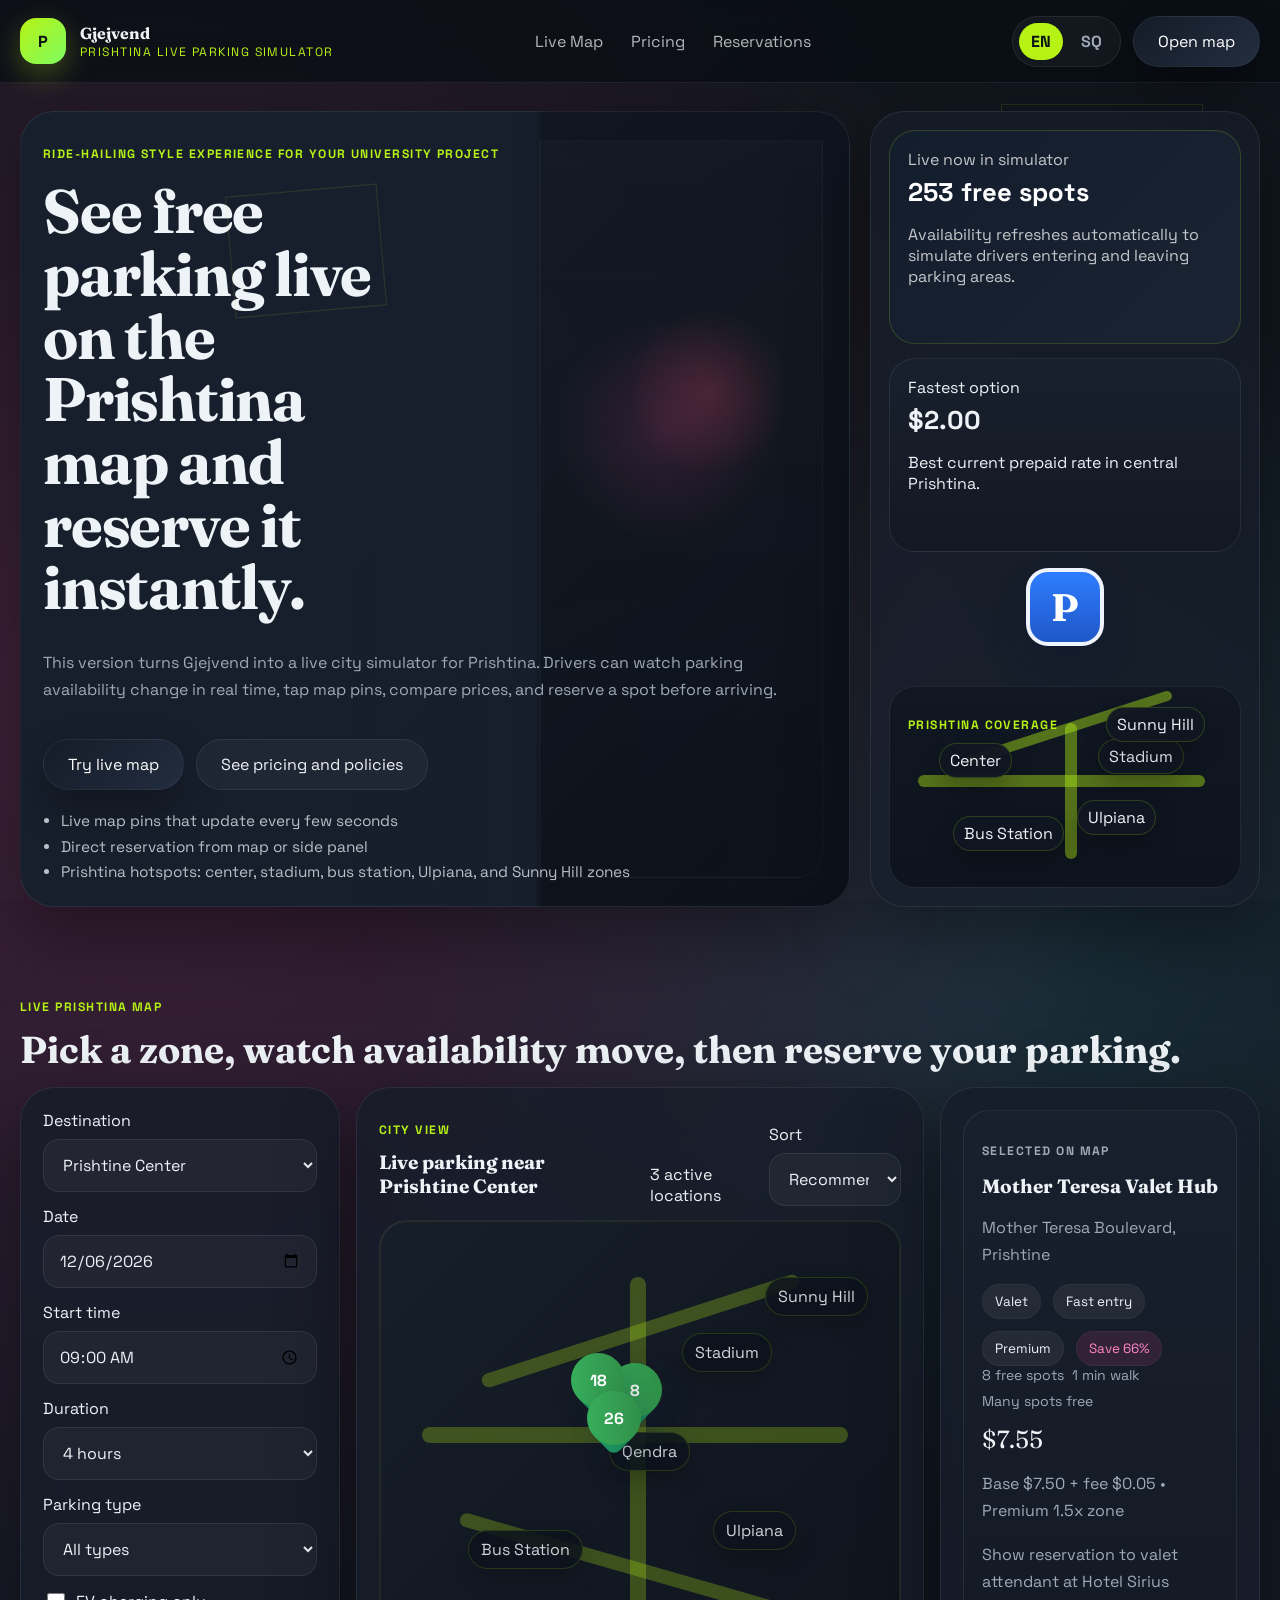
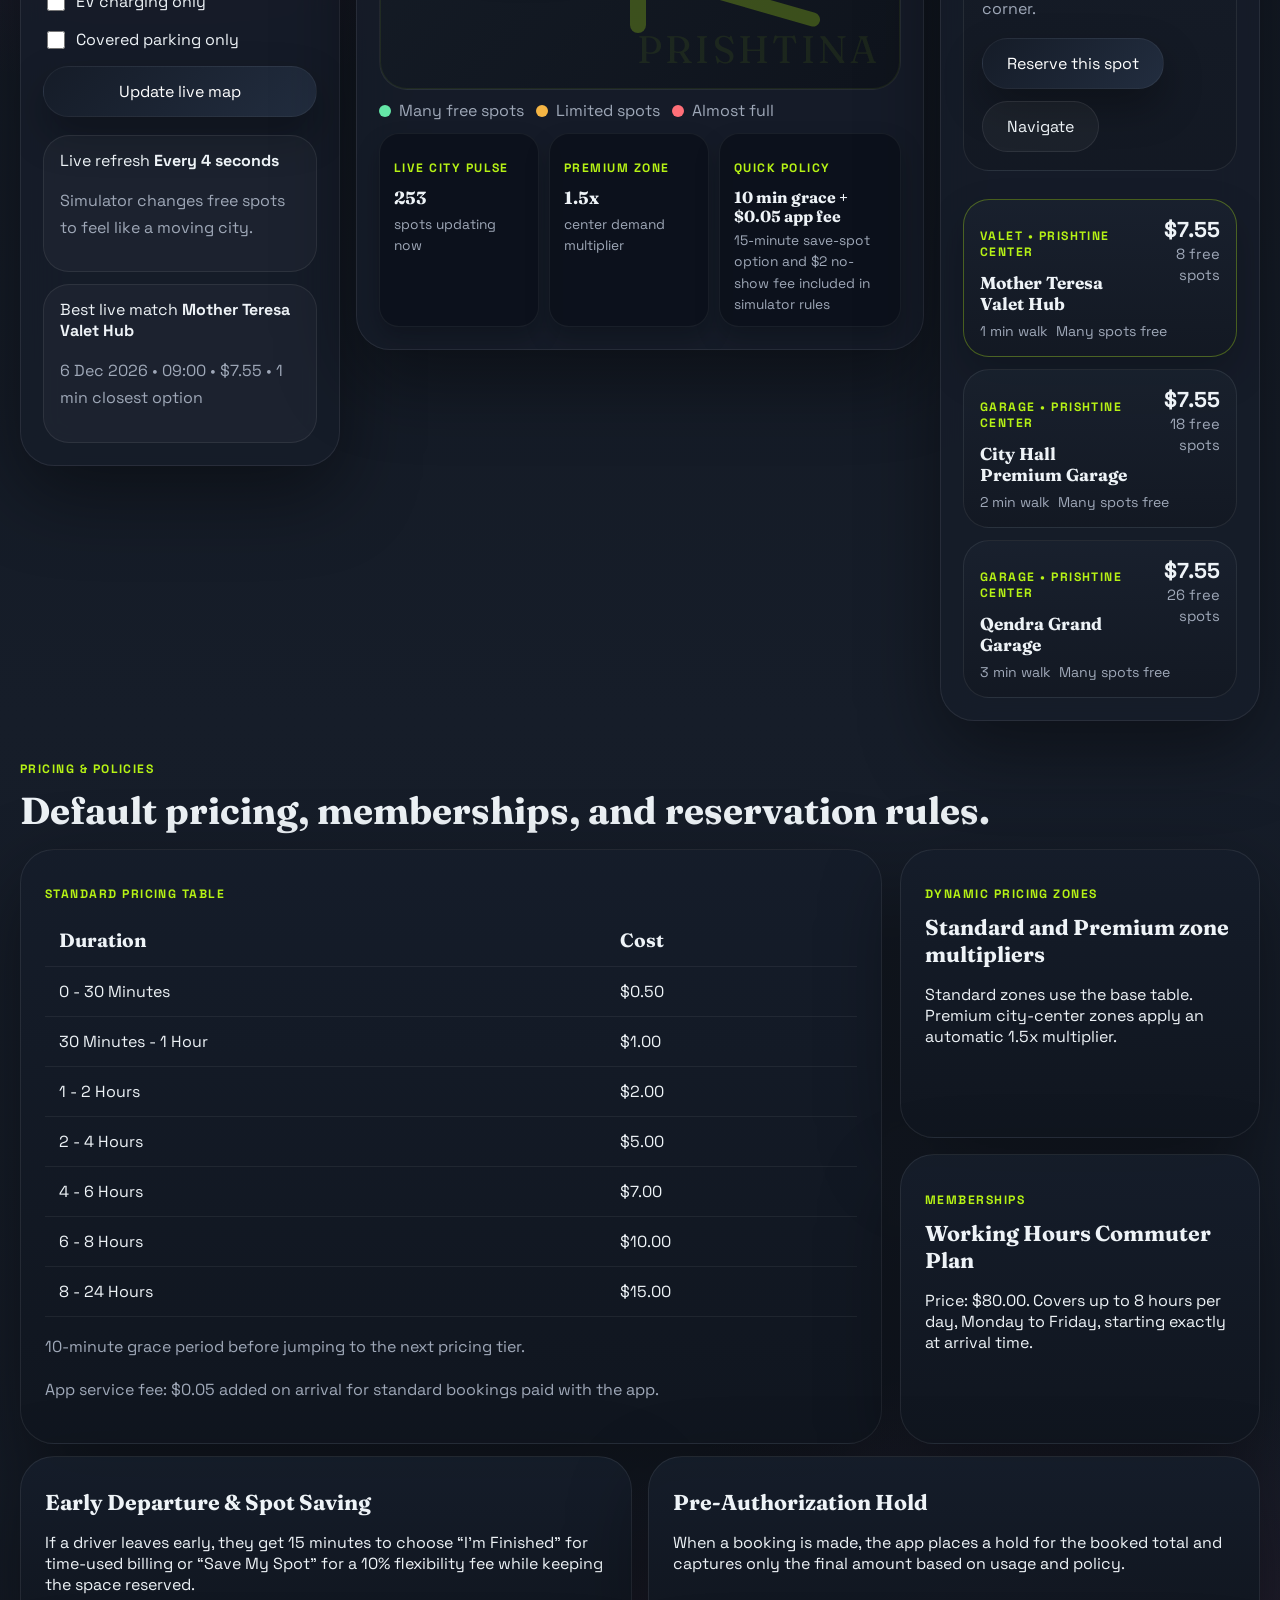
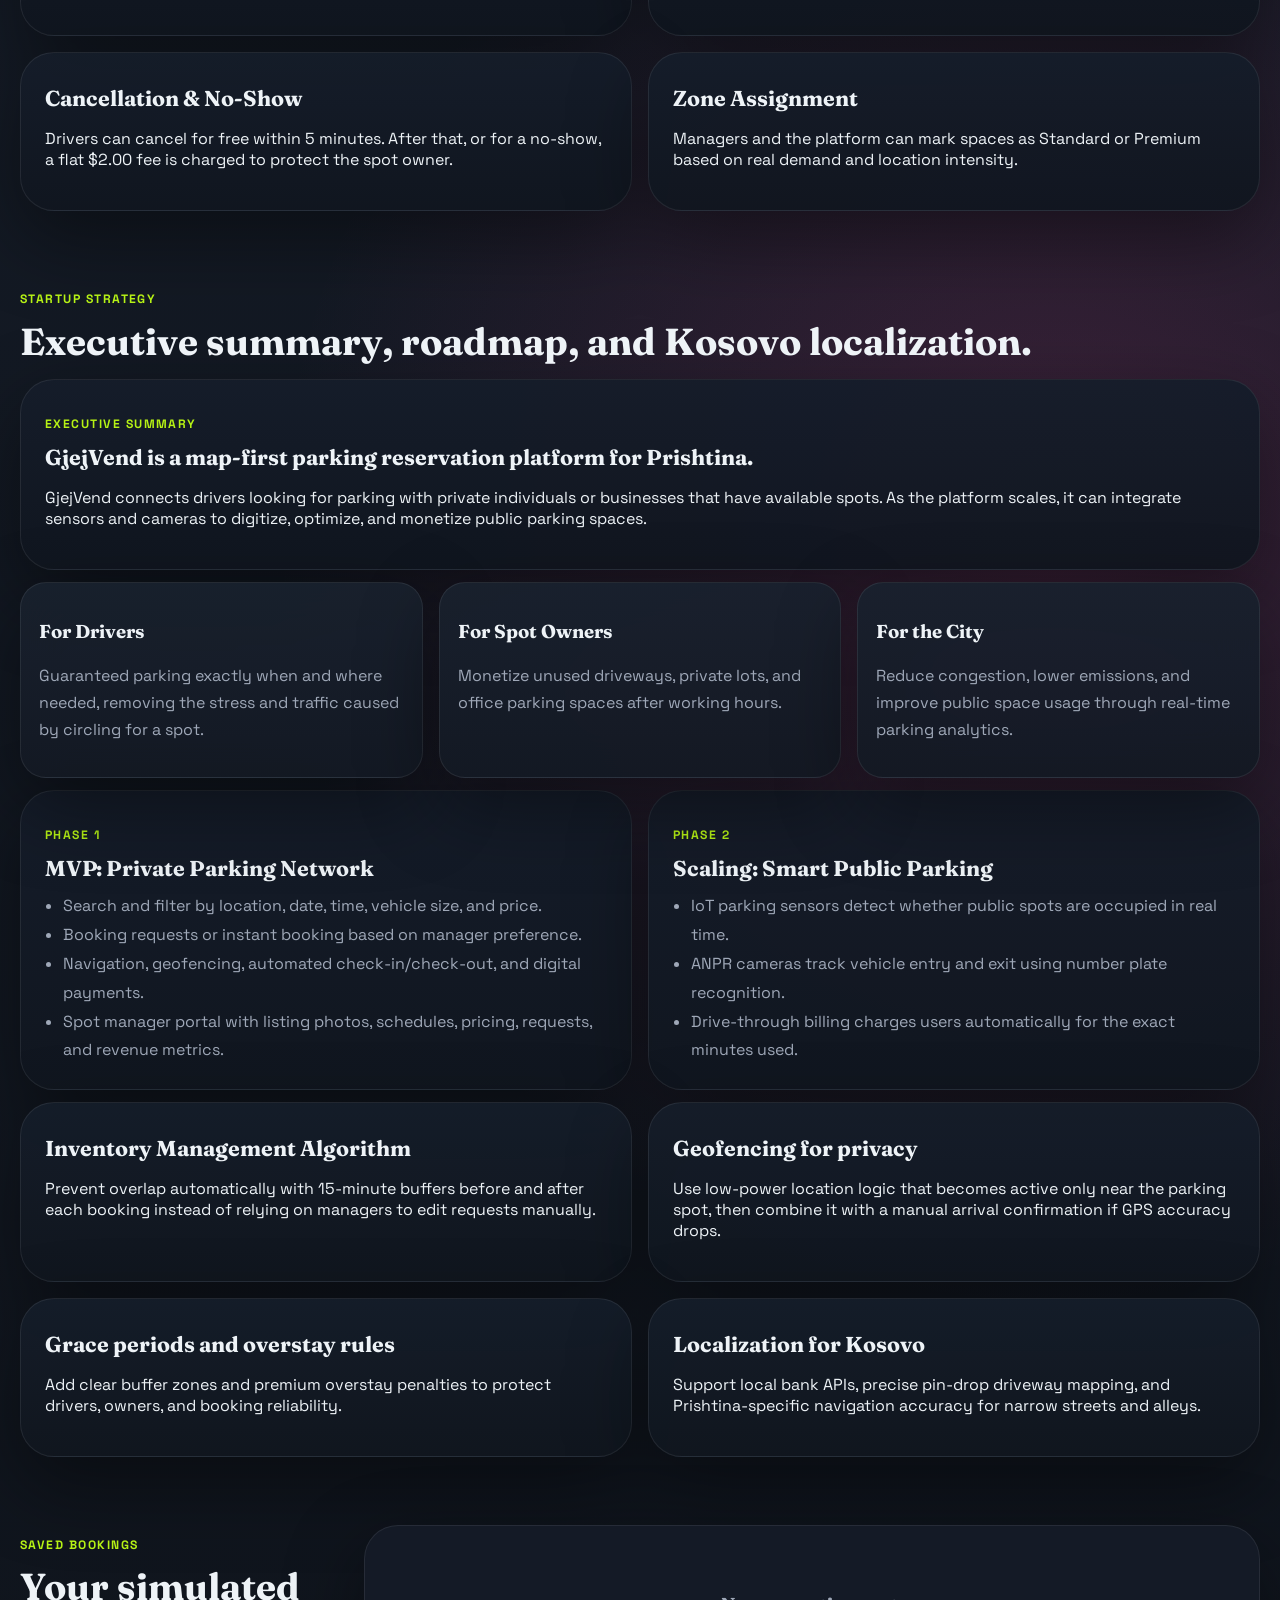
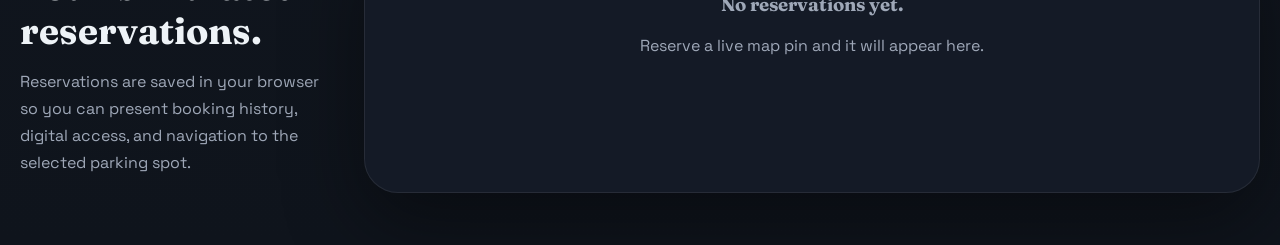
<file: app/index.html>
<!doctype html>
<html lang="en">
  <head>
    <meta charset="UTF-8" />
    <meta name="viewport" content="width=device-width, initial-scale=1.0" />
    <title>Gjejvend | Prishtina Live Parking Simulator</title>
    <meta
      name="description"
      content="Map-first parking simulator for Prishtina with live availability, map pins, and reservations."
    />
    <link rel="preconnect" href="https://fonts.googleapis.com" />
    <link rel="preconnect" href="https://fonts.gstatic.com" crossorigin />
    <link
      href="https://fonts.googleapis.com/css2?family=Fraunces:opsz,wght@9..144,600;9..144,700&family=Space+Grotesk:wght@400;500;700&display=swap"
      rel="stylesheet"
    />
    <link rel="stylesheet" href="./styles.css?v=2" />
  </head>
  <body>
    <div class="page-shell">
      <header class="site-header">
        <div class="container nav-row">
          <a class="brand" href="#top">
            <span class="brand-mark">P</span>
            <span>
              <strong>Gjejvend</strong>
              <small data-i18n="brand_subtitle">Prishtina live parking simulator</small>
            </span>
          </a>

          <nav class="nav-links">
            <a href="#map" data-i18n="nav_map">Live Map</a>
            <a href="#pricing" data-i18n="nav_pricing">Pricing</a>
            <a href="#reservations" data-i18n="nav_reservations">Reservations</a>
          </nav>

          <div class="header-actions">
            <div class="language-switch" role="group" aria-label="Language switcher">
              <button class="lang-button is-active" type="button" data-lang="en">EN</button>
              <button class="lang-button" type="button" data-lang="sq">SQ</button>
            </div>
            <a class="nav-cta" href="#map" data-i18n="open_map">Open map</a>
          </div>
        </div>
      </header>

      <main id="top">
        <section class="hero">
          <div class="container hero-grid">
            <div class="hero-copy">
              <p class="eyebrow" data-i18n="hero_eyebrow">Ride-hailing style experience for your university project</p>
              <h1 data-i18n="hero_title">See free parking live on the Prishtina map and reserve it instantly.</h1>
              <p class="hero-text" data-i18n="hero_text">
                This version turns Gjejvend into a live city simulator for Prishtina. Drivers can watch parking
                availability change in real time, tap map pins, compare prices, and reserve a spot before arriving.
              </p>

              <div class="hero-actions">
                <a class="button button-primary" href="#map" data-i18n="hero_cta_primary">Try live map</a>
                <a class="button button-secondary" href="#pricing" data-i18n="hero_cta_secondary">See pricing and policies</a>
              </div>

              <ul class="hero-points">
                <li data-i18n="hero_point_1">Live map pins that update every few seconds</li>
                <li data-i18n="hero_point_2">Direct reservation from map or side panel</li>
                <li data-i18n="hero_point_3">Prishtina hotspots: center, stadium, bus station, Ulpiana, and Sunny Hill zones</li>
              </ul>
            </div>

            <aside class="hero-panel">
              <div class="hero-stat-card accent">
                <span data-i18n="hero_live_now">Live now in simulator</span>
                <strong id="heroOpenSpots">0 free spots</strong>
                <p data-i18n="hero_live_text">Availability refreshes automatically to simulate drivers entering and leaving parking areas.</p>
              </div>
              <div class="hero-stat-card">
                <span data-i18n="hero_best_label">Fastest option</span>
                <strong id="heroBestPrice">$0</strong>
                <p data-i18n="hero_best_text">Best current prepaid rate in central Prishtina.</p>
              </div>
              <div class="parking-sign" aria-hidden="true">
                <span class="parking-sign-box">P</span>
              </div>
              <div class="hero-map-card metro">
                <p class="mini-label" data-i18n="hero_coverage">Prishtina coverage</p>
                <div class="mini-grid-road road-a"></div>
                <div class="mini-grid-road road-b"></div>
                <div class="mini-grid-road road-c"></div>
                <div class="mini-point point-a" data-i18n="zone_center">Center</div>
                <div class="mini-point point-b" data-i18n="zone_stadium">Stadium</div>
                <div class="mini-point point-c">Ulpiana</div>
                <div class="mini-point point-d" data-i18n="zone_bus_station">Bus Station</div>
                <div class="mini-point point-e">Sunny Hill</div>
              </div>
            </aside>
          </div>
        </section>

        <section class="map-section" id="map">
          <div class="container">
            <div class="section-heading">
              <p class="eyebrow" data-i18n="map_heading_eyebrow">Live Prishtina Map</p>
              <h2 data-i18n="map_heading_title">Pick a zone, watch availability move, then reserve your parking.</h2>
            </div>

            <div class="map-layout">
              <aside class="control-panel">
                <form id="searchForm" class="search-form">
                  <label>
                    <span data-i18n="field_destination">Destination</span>
                    <select name="destination" id="destination">
                      <option value="Prishtine Center">Prishtine Center</option>
                      <option value="Fadil Vokrri Stadium">Fadil Vokrri Stadium</option>
                      <option value="Sunny Hill Event Zone">Sunny Hill Event Zone</option>
                      <option value="Bus Station">Bus Station</option>
                      <option value="Ulpiana District">Ulpiana District</option>
                    </select>
                  </label>

                  <label>
                    <span data-i18n="field_date">Date</span>
                    <input type="date" name="date" id="dateInput" required />
                  </label>

                  <label>
                    <span data-i18n="field_start_time">Start time</span>
                    <input type="time" name="startTime" id="startTimeInput" value="09:00" required />
                  </label>

                  <label>
                    <span data-i18n="field_duration">Duration</span>
                    <select name="duration" id="duration">
                      <option value="1">1 hour</option>
                      <option value="2">2 hours</option>
                      <option value="4" selected>4 hours</option>
                      <option value="8">8 hours</option>
                      <option value="12">12 hours</option>
                      <option value="24">24 hours</option>
                      <option value="720">Monthly</option>
                    </select>
                  </label>

                  <label>
                    <span data-i18n="field_parking_type">Parking type</span>
                    <select name="parkingType" id="parkingType">
                      <option value="all">All types</option>
                      <option value="garage">Garage</option>
                      <option value="lot">Lot</option>
                      <option value="valet">Valet</option>
                      <option value="event">Event</option>
                      <option value="monthly">Monthly</option>
                    </select>
                  </label>

                  <label class="toggle-row">
                    <input type="checkbox" id="evOnly" />
                    <span data-i18n="filter_ev_only">EV charging only</span>
                  </label>

                  <label class="toggle-row">
                    <input type="checkbox" id="coveredOnly" />
                    <span data-i18n="filter_covered_only">Covered parking only</span>
                  </label>

                  <button class="button button-primary wide" type="submit" data-i18n="update_live_map">Update live map</button>
                </form>

                <div class="live-strip">
                  <div class="search-insight">
                    <span data-i18n="live_refresh">Live refresh</span>
                    <strong data-i18n="live_refresh_value">Every 4 seconds</strong>
                    <p data-i18n="live_refresh_text">Simulator changes free spots to feel like a moving city.</p>
                  </div>
                  <div class="search-insight" id="searchInsights"></div>
                </div>
              </aside>

              <section class="map-panel">
                <div class="map-topbar">
                  <div>
                    <p class="mini-label" data-i18n="city_view">City View</p>
                    <h3 id="resultsTitle">Live parking near your destination</h3>
                  </div>
                  <div class="map-summary">
                    <span id="mapSummary">0 active locations</span>
                    <label class="sort-control">
                      <span data-i18n="sort_label">Sort</span>
                      <select id="sortSelect">
                        <option value="recommended">Recommended</option>
                        <option value="price">Lowest price</option>
                        <option value="distance">Closest</option>
                        <option value="savings">Highest savings</option>
                      </select>
                    </label>
                  </div>
                </div>

                <div class="prishtina-map" id="prishtinaMap">
                  <div class="map-watermark">PRISHTINA</div>
                  <div class="map-road orbital"></div>
                  <div class="map-road north-south"></div>
                  <div class="map-road east-west"></div>
                  <div class="map-road diagonal"></div>
                  <button class="map-zone map-zone-button zone-center" type="button" data-destination="Prishtine Center" data-i18n="zone_qendra">Qendra</button>
                  <button class="map-zone map-zone-button zone-stadium" type="button" data-destination="Fadil Vokrri Stadium" data-i18n="zone_stadium">Stadium</button>
                  <button class="map-zone map-zone-button zone-ulpiana" type="button" data-destination="Ulpiana District">Ulpiana</button>
                  <button class="map-zone map-zone-button zone-bus" type="button" data-destination="Bus Station" data-i18n="zone_bus_station">Bus Station</button>
                  <button class="map-zone map-zone-button zone-sunny" type="button" data-destination="Sunny Hill Event Zone">Sunny Hill</button>
                  <div id="mapPins"></div>
                </div>

                <div class="legend-row">
                  <span class="legend-item"><i class="legend-dot green"></i><span data-i18n="legend_many">Many free spots</span></span>
                  <span class="legend-item"><i class="legend-dot amber"></i><span data-i18n="legend_limited">Limited spots</span></span>
                  <span class="legend-item"><i class="legend-dot red"></i><span data-i18n="legend_full">Almost full</span></span>
                </div>

                <div class="map-dock">
                  <article class="map-dock-card">
                    <p class="mini-label" data-i18n="dock_live_title">Live city pulse</p>
                    <strong id="dockLiveCount">0</strong>
                    <span data-i18n="dock_live_text">spots updating now</span>
                  </article>
                  <article class="map-dock-card">
                    <p class="mini-label" data-i18n="dock_zone_title">Premium zone</p>
                    <strong data-i18n="dock_zone_value">1.5x</strong>
                    <span data-i18n="dock_zone_text">center demand multiplier</span>
                  </article>
                  <article class="map-dock-card wide">
                    <p class="mini-label" data-i18n="dock_policy_title">Quick policy</p>
                    <strong data-i18n="dock_policy_value">10 min grace + $0.05 app fee</strong>
                    <span data-i18n="dock_policy_text">15-minute save-spot option and $2 no-show fee included in simulator rules</span>
                  </article>
                </div>
              </section>

              <aside class="detail-panel">
                <div class="selected-card" id="selectedSpotCard"></div>
                <div class="results-grid compact" id="resultsGrid"></div>
              </aside>
            </div>
          </div>
        </section>

        <section class="pricing-section" id="pricing">
          <div class="container">
            <div class="section-heading">
              <p class="eyebrow" data-i18n="pricing_eyebrow">Pricing & Policies</p>
              <h2 data-i18n="pricing_title">Default pricing, memberships, and reservation rules.</h2>
            </div>

            <div class="pricing-layout">
              <div class="pricing-table-card">
                <p class="mini-label" data-i18n="standard_pricing">Standard Pricing Table</p>
                <table class="pricing-table">
                  <thead>
                    <tr>
                      <th data-i18n="table_duration">Duration</th>
                      <th data-i18n="table_cost">Cost</th>
                    </tr>
                  </thead>
                  <tbody>
                    <tr><td data-i18n="price_row_1_time">0 - 30 Minutes</td><td>$0.50</td></tr>
                    <tr><td data-i18n="price_row_2_time">30 Minutes - 1 Hour</td><td>$1.00</td></tr>
                    <tr><td data-i18n="price_row_3_time">1 - 2 Hours</td><td>$2.00</td></tr>
                    <tr><td data-i18n="price_row_4_time">2 - 4 Hours</td><td>$5.00</td></tr>
                    <tr><td data-i18n="price_row_5_time">4 - 6 Hours</td><td>$7.00</td></tr>
                    <tr><td data-i18n="price_row_6_time">6 - 8 Hours</td><td>$10.00</td></tr>
                    <tr><td data-i18n="price_row_7_time">8 - 24 Hours</td><td>$15.00</td></tr>
                  </tbody>
                </table>
                <div class="policy-inline">
                  <p data-i18n="grace_period_text">10-minute grace period before jumping to the next pricing tier.</p>
                  <p data-i18n="service_fee_text">App service fee: $0.05 added on arrival for standard bookings paid with the app.</p>
                </div>
              </div>

              <div class="pricing-side">
                <article class="roadmap-card">
                  <p class="mini-label" data-i18n="dynamic_pricing">Dynamic Pricing Zones</p>
                  <h3 data-i18n="dynamic_pricing_title">Standard and Premium zone multipliers</h3>
                  <p data-i18n="dynamic_pricing_text">Standard zones use the base table. Premium city-center zones apply an automatic 1.5x multiplier.</p>
                </article>
                <article class="roadmap-card">
                  <p class="mini-label" data-i18n="memberships">Memberships</p>
                  <h3 data-i18n="membership_title">Working Hours Commuter Plan</h3>
                  <p data-i18n="membership_text">Price: $80.00. Covers up to 8 hours per day, Monday to Friday, starting exactly at arrival time.</p>
                </article>
              </div>
            </div>

            <div class="recommendation-grid">
              <article class="recommendation-card">
                <h3 data-i18n="policy_early_title">Early Departure & Spot Saving</h3>
                <p data-i18n="policy_early_text">If a driver leaves early, they get 15 minutes to choose “I’m Finished” for time-used billing or “Save My Spot” for a 10% flexibility fee while keeping the space reserved.</p>
              </article>
              <article class="recommendation-card">
                <h3 data-i18n="policy_hold_title">Pre-Authorization Hold</h3>
                <p data-i18n="policy_hold_text">When a booking is made, the app places a hold for the booked total and captures only the final amount based on usage and policy.</p>
              </article>
              <article class="recommendation-card">
                <h3 data-i18n="policy_cancel_title">Cancellation & No-Show</h3>
                <p data-i18n="policy_cancel_text">Drivers can cancel for free within 5 minutes. After that, or for a no-show, a flat $2.00 fee is charged to protect the spot owner.</p>
              </article>
              <article class="recommendation-card">
                <h3 data-i18n="policy_zone_title">Zone Assignment</h3>
                <p data-i18n="policy_zone_text">Managers and the platform can mark spaces as Standard or Premium based on real demand and location intensity.</p>
              </article>
            </div>
          </div>
        </section>

        <section class="strategy-section" id="strategy">
          <div class="container">
            <div class="section-heading">
              <p class="eyebrow" data-i18n="strategy_eyebrow">Startup Strategy</p>
              <h2 data-i18n="strategy_title">Executive summary, roadmap, and Kosovo localization.</h2>
            </div>

            <div class="summary-card">
              <p class="mini-label" data-i18n="executive_summary">Executive Summary</p>
              <h3 data-i18n="summary_title">GjejVend is a map-first parking reservation platform for Prishtina.</h3>
              <p data-i18n="summary_text">
                GjejVend connects drivers looking for parking with private individuals or businesses that have available spots.
                As the platform scales, it can integrate sensors and cameras to digitize, optimize, and monetize public parking spaces.
              </p>
            </div>

            <div class="value-grid">
              <article class="feature-card">
                <h3 data-i18n="value_drivers_title">For Drivers</h3>
                <p data-i18n="value_drivers_text">Guaranteed parking exactly when and where needed, removing the stress and traffic caused by circling for a spot.</p>
              </article>
              <article class="feature-card">
                <h3 data-i18n="value_owners_title">For Spot Owners</h3>
                <p data-i18n="value_owners_text">Monetize unused driveways, private lots, and office parking spaces after working hours.</p>
              </article>
              <article class="feature-card">
                <h3 data-i18n="value_city_title">For the City</h3>
                <p data-i18n="value_city_text">Reduce congestion, lower emissions, and improve public space usage through real-time parking analytics.</p>
              </article>
            </div>

            <div class="roadmap-grid">
              <article class="roadmap-card">
                <p class="mini-label" data-i18n="phase_1_label">Phase 1</p>
                <h3 data-i18n="phase_1_title">MVP: Private Parking Network</h3>
                <ul class="roadmap-list">
                  <li data-i18n="phase_1_point_1">Search and filter by location, date, time, vehicle size, and price.</li>
                  <li data-i18n="phase_1_point_2">Booking requests or instant booking based on manager preference.</li>
                  <li data-i18n="phase_1_point_3">Navigation, geofencing, automated check-in/check-out, and digital payments.</li>
                  <li data-i18n="phase_1_point_4">Spot manager portal with listing photos, schedules, pricing, requests, and revenue metrics.</li>
                </ul>
              </article>
              <article class="roadmap-card">
                <p class="mini-label" data-i18n="phase_2_label">Phase 2</p>
                <h3 data-i18n="phase_2_title">Scaling: Smart Public Parking</h3>
                <ul class="roadmap-list">
                  <li data-i18n="phase_2_point_1">IoT parking sensors detect whether public spots are occupied in real time.</li>
                  <li data-i18n="phase_2_point_2">ANPR cameras track vehicle entry and exit using number plate recognition.</li>
                  <li data-i18n="phase_2_point_3">Drive-through billing charges users automatically for the exact minutes used.</li>
                </ul>
              </article>
            </div>

            <div class="recommendation-grid">
              <article class="recommendation-card">
                <h3 data-i18n="rec_1_title">Inventory Management Algorithm</h3>
                <p data-i18n="rec_1_text">Prevent overlap automatically with 15-minute buffers before and after each booking instead of relying on managers to edit requests manually.</p>
              </article>
              <article class="recommendation-card">
                <h3 data-i18n="rec_2_title">Geofencing for privacy</h3>
                <p data-i18n="rec_2_text">Use low-power location logic that becomes active only near the parking spot, then combine it with a manual arrival confirmation if GPS accuracy drops.</p>
              </article>
              <article class="recommendation-card">
                <h3 data-i18n="rec_3_title">Grace periods and overstay rules</h3>
                <p data-i18n="rec_3_text">Add clear buffer zones and premium overstay penalties to protect drivers, owners, and booking reliability.</p>
              </article>
              <article class="recommendation-card">
                <h3 data-i18n="rec_4_title">Localization for Kosovo</h3>
                <p data-i18n="rec_4_text">Support local bank APIs, precise pin-drop driveway mapping, and Prishtina-specific navigation accuracy for narrow streets and alleys.</p>
              </article>
            </div>
          </div>
        </section>

        <section class="reservation-section" id="reservations">
          <div class="container reservation-layout">
            <div>
              <div class="section-heading">
                <p class="eyebrow" data-i18n="saved_bookings">Saved Bookings</p>
                <h2 data-i18n="reservations_title">Your simulated reservations.</h2>
              </div>
              <p class="section-copy" data-i18n="reservations_text">
                Reservations are saved in your browser so you can present booking history, digital access, and navigation
                to the selected parking spot.
              </p>
            </div>
            <div class="reservation-list" id="reservationList"></div>
          </div>
        </section>
      </main>
    </div>

    <dialog class="booking-modal" id="bookingModal">
      <form class="modal-card" id="bookingForm" method="dialog">
        <div class="modal-top">
          <div>
            <p class="mini-label" data-i18n="complete_reservation">Complete reservation</p>
            <h3 id="modalTitle">Parking checkout</h3>
          </div>
          <button class="icon-button" type="button" id="closeModal" aria-label="Close">&times;</button>
        </div>

        <div class="modal-grid">
          <div class="booking-summary" id="bookingSummary"></div>

          <div class="booking-fields">
            <label>
              <span data-i18n="driver_name">Driver name</span>
              <input type="text" id="driverName" data-i18n-placeholder="driver_name_placeholder" placeholder="Your full name" required />
            </label>
            <label>
              <span>Email</span>
              <input type="email" id="driverEmail" placeholder="you@example.com" required />
            </label>
            <label>
              <span data-i18n="vehicle_plate">Vehicle plate</span>
              <input type="text" id="vehiclePlate" placeholder="01-123-AB" required />
            </label>
            <label>
              <span data-i18n="payment_method">Payment method</span>
              <select id="paymentMethod">
                <option value="Google Pay">Google Pay</option>
                <option value="Credit Card">Credit Card</option>
                <option value="Apple Pay">Apple Pay</option>
              </select>
            </label>
          </div>
        </div>

        <div class="modal-actions">
          <button class="button button-secondary" type="button" id="cancelBooking" data-i18n="cancel">Cancel</button>
          <button class="button button-primary" type="submit" data-i18n="confirm_reservation">Confirm reservation</button>
        </div>
      </form>
    </dialog>

    <script src="./app.js?v=2"></script>
  </body>
</html>
</file>
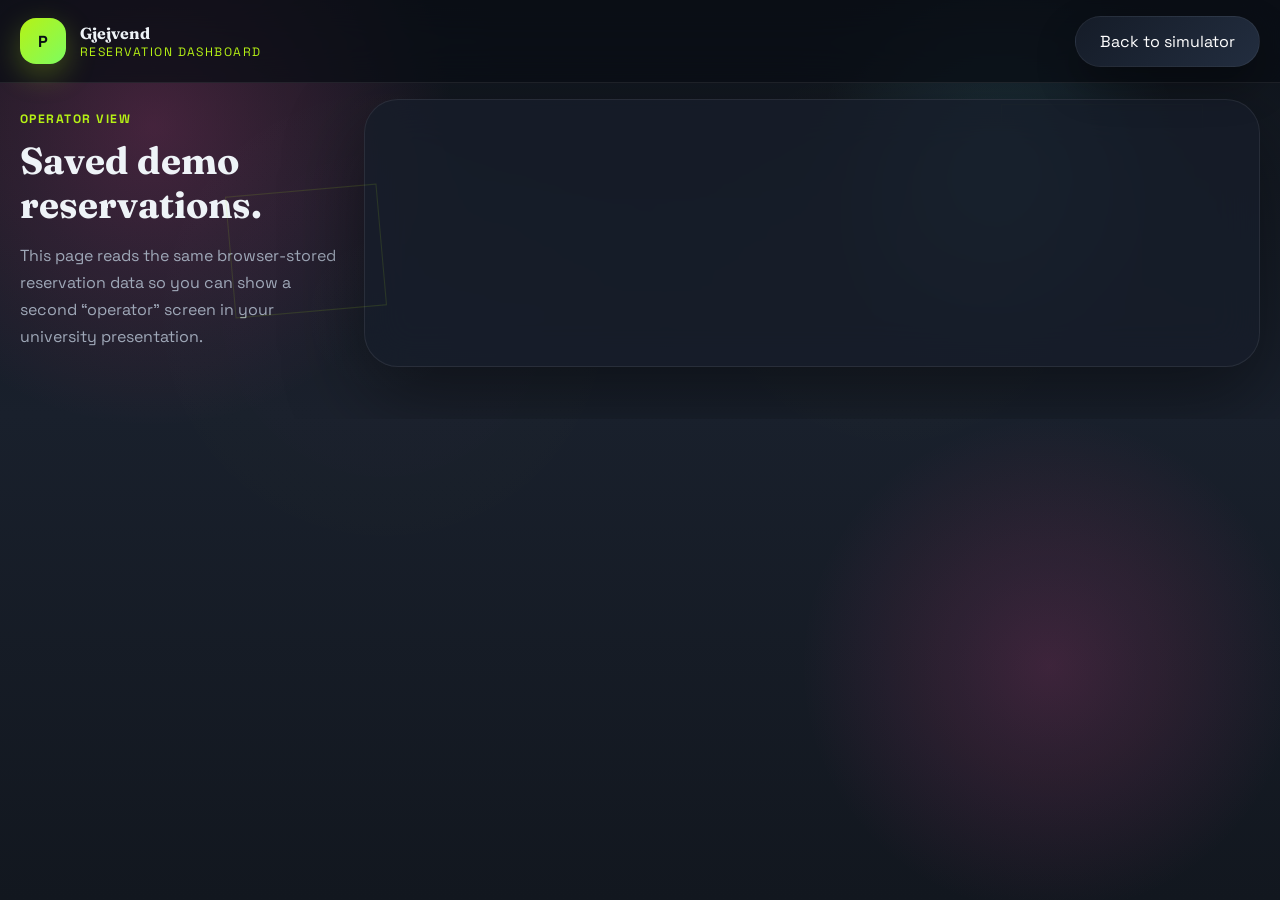
<file: app/doctor.html>
<!doctype html>
<html lang="en">
  <head>
    <meta charset="UTF-8" />
    <meta name="viewport" content="width=device-width, initial-scale=1.0" />
    <title>Gjejvend | Reservation Dashboard</title>
    <link rel="preconnect" href="https://fonts.googleapis.com" />
    <link rel="preconnect" href="https://fonts.gstatic.com" crossorigin />
    <link
      href="https://fonts.googleapis.com/css2?family=Fraunces:opsz,wght@9..144,600;9..144,700&family=Space+Grotesk:wght@400;500;700&display=swap"
      rel="stylesheet"
    />
    <link rel="stylesheet" href="./styles.css?v=1" />
  </head>
  <body>
    <div class="page-shell">
      <header class="site-header">
        <div class="container nav-row">
          <a class="brand" href="./index.html">
            <span class="brand-mark">P</span>
            <span>
              <strong>Gjejvend</strong>
              <small>Reservation dashboard</small>
            </span>
          </a>
          <a class="nav-cta" href="./index.html">Back to simulator</a>
        </div>
      </header>

      <main class="reservation-section">
        <div class="container reservation-layout">
          <div>
            <div class="section-heading">
              <p class="eyebrow">Operator View</p>
              <h2>Saved demo reservations.</h2>
            </div>
            <p class="section-copy">
              This page reads the same browser-stored reservation data so you can show a second “operator” screen in your university presentation.
            </p>
          </div>
          <div class="reservation-list" id="reservationList"></div>
        </div>
      </main>
    </div>

    <script src="./app.js?v=1"></script>
  </body>
</html>
</file>
<file: app/styles.css>
:root {
  --bg: #11161f;
  --bg-deep: #0a0f17;
  --surface: rgba(22, 29, 41, 0.78);
  --surface-solid: #151c28;
  --surface-elevated: #1a2230;
  --line: rgba(184, 255, 17, 0.22);
  --line-soft: rgba(255, 255, 255, 0.08);
  --text: #eef3f7;
  --muted: #9fa8b8;
  --accent-lime: #b6f215;
  --accent-lime-soft: rgba(182, 242, 21, 0.15);
  --accent-pink: #f5489f;
  --accent-cyan: #5ce6ff;
  --green: #65e6a7;
  --amber: #f5b544;
  --red: #ff6f78;
  --shadow: 0 28px 80px rgba(0, 0, 0, 0.42);
  --radius-xl: 34px;
  --radius-lg: 26px;
  --radius-md: 18px;
}

* {
  box-sizing: border-box;
}

html {
  scroll-behavior: smooth;
}

body {
  margin: 0;
  font-family: "Space Grotesk", sans-serif;
  color: var(--text);
  background:
    radial-gradient(circle at 12% 14%, rgba(245, 72, 159, 0.22), transparent 22%),
    radial-gradient(circle at 82% 74%, rgba(245, 72, 159, 0.18), transparent 20%),
    radial-gradient(circle at 78% 18%, rgba(92, 230, 255, 0.12), transparent 15%),
    linear-gradient(180deg, #0d1219 0%, #161d29 46%, #0f141c 100%);
  min-height: 100vh;
}

body::before {
  content: "";
  position: fixed;
  inset: 0;
  pointer-events: none;
  background:
    linear-gradient(rgba(255, 255, 255, 0.025), rgba(255, 255, 255, 0.025)),
    radial-gradient(circle at 30% 35%, rgba(255, 255, 255, 0.03), transparent 22%),
    radial-gradient(circle at 70% 28%, rgba(182, 242, 21, 0.04), transparent 18%);
  mix-blend-mode: screen;
  opacity: 0.45;
}

.page-shell {
  position: relative;
  overflow: hidden;
}

.page-shell::before,
.page-shell::after {
  content: "";
  position: absolute;
  border: 1px solid rgba(182, 242, 21, 0.12);
  pointer-events: none;
}

.page-shell::before {
  width: 200px;
  height: 140px;
  right: 6%;
  top: 104px;
}

.page-shell::after {
  width: 150px;
  height: 120px;
  left: 18%;
  top: 190px;
  transform: rotate(-5deg);
}

a {
  color: inherit;
  text-decoration: none;
}

button,
input,
select {
  font: inherit;
}

.container {
  width: min(1240px, calc(100% - 32px));
  margin: 0 auto;
}

.site-header {
  position: sticky;
  top: 0;
  z-index: 20;
  backdrop-filter: blur(18px);
  background: rgba(9, 13, 20, 0.72);
  border-bottom: 1px solid var(--line-soft);
}

.nav-row {
  min-height: 82px;
  display: flex;
  align-items: center;
  justify-content: space-between;
  gap: 24px;
}

.brand {
  display: flex;
  align-items: center;
  gap: 14px;
}

.brand strong,
h1,
h2,
h3,
h4 {
  font-family: "Fraunces", serif;
}

.brand-mark {
  width: 46px;
  height: 46px;
  display: inline-flex;
  align-items: center;
  justify-content: center;
  border-radius: 16px;
  background: linear-gradient(135deg, var(--accent-lime), #7efc5f);
  color: #091115;
  font-weight: 700;
  box-shadow: 0 10px 30px rgba(182, 242, 21, 0.28);
}

.brand small,
.eyebrow,
.mini-label {
  display: block;
  color: var(--accent-lime);
  letter-spacing: 0.12em;
  text-transform: uppercase;
  font-size: 0.76rem;
}

.nav-links {
  display: flex;
  gap: 28px;
  color: rgba(238, 243, 247, 0.74);
}

.header-actions {
  display: flex;
  align-items: center;
  gap: 12px;
}

.language-switch {
  display: inline-flex;
  gap: 6px;
  padding: 6px;
  border-radius: 999px;
  border: 1px solid var(--line-soft);
  background: rgba(255, 255, 255, 0.04);
}

.lang-button {
  border: 0;
  background: transparent;
  color: var(--muted);
  font-weight: 700;
  padding: 8px 12px;
  border-radius: 999px;
  cursor: pointer;
}

.lang-button.is-active {
  background: var(--accent-lime);
  color: #091115;
}

.nav-cta,
.button {
  display: inline-flex;
  align-items: center;
  justify-content: center;
  padding: 14px 24px;
  border-radius: 999px;
  border: 0;
  cursor: pointer;
  transition: transform 180ms ease, box-shadow 180ms ease;
}

.nav-cta,
.button-primary {
  background: linear-gradient(135deg, #151c28, #222d3f);
  color: #fff;
  box-shadow: 0 18px 40px rgba(0, 0, 0, 0.3);
  border: 1px solid rgba(255, 255, 255, 0.06);
}

.button-secondary {
  background: rgba(255, 255, 255, 0.04);
  color: var(--text);
  border: 1px solid var(--line-soft);
}

.button:active,
.nav-cta:active,
.map-zone-button:active {
  transform: translateY(1px) scale(0.99);
}

.button:hover,
.nav-cta:hover,
.map-pin:hover {
  transform: translateY(-1px);
}

.wide {
  width: 100%;
}

.hero,
.map-section,
.feature-section,
.pricing-section,
.strategy-section,
.reservation-section {
  padding: 28px 0 52px;
}

.map-section {
  padding-bottom: 18px;
}

.pricing-section {
  padding-top: 10px;
}

.strategy-section,
.reservation-section {
  padding-top: 16px;
}

.hero-grid {
  display: grid;
  grid-template-columns: minmax(0, 1.05fr) 390px;
  gap: 20px;
  align-items: stretch;
  position: relative;
}

.hero-copy,
.hero-panel,
.control-panel,
.map-panel,
.detail-panel,
.feature-card,
.reservation-list {
  background: var(--surface);
  border: 1px solid var(--line-soft);
  box-shadow: var(--shadow);
  backdrop-filter: blur(22px);
}

.hero-copy,
.hero-panel,
.control-panel,
.map-panel,
.detail-panel,
.reservation-list {
  border-radius: var(--radius-xl);
}

.control-panel,
.map-panel,
.detail-panel {
  align-self: start;
}

.hero-copy,
.control-panel,
.map-panel,
.detail-panel {
  padding: 22px;
}

.detail-panel {
  display: grid;
  gap: 12px;
}

.detail-panel .results-grid.compact {
  gap: 12px;
}

.detail-panel .result-card {
  padding: 16px;
}

.detail-panel .result-card h4 {
  font-size: 1.08rem;
}

.detail-panel .price-block strong {
  font-size: 1.35rem;
}

.detail-panel .result-meta {
  gap: 8px;
}

.detail-panel .result-meta span {
  font-size: 0.88rem;
}

.hero-panel {
  padding: 18px;
  display: grid;
  gap: 14px;
  position: relative;
  transform: none;
}

.parking-sign {
  display: flex;
  justify-content: center;
  margin: 2px 0 4px;
}

.parking-sign-box {
  width: 78px;
  height: 78px;
  display: inline-flex;
  align-items: center;
  justify-content: center;
  border-radius: 22px;
  background: linear-gradient(180deg, #2e7dff, #1f57c7);
  color: #ffffff;
  font-family: "Fraunces", serif;
  font-size: 2.4rem;
  font-weight: 700;
  box-shadow: 0 18px 34px rgba(12, 22, 46, 0.32);
  border: 4px solid rgba(255, 255, 255, 0.92);
}

.eyebrow,
.mini-label {
  color: var(--accent-lime);
  font-weight: 700;
}

h1 {
  margin: 6px 0 14px;
  font-size: clamp(2.5rem, 4.8vw, 4.3rem);
  line-height: 1.02;
  max-width: 9ch;
  letter-spacing: -0.02em;
}

.hero-text,
.section-copy,
.feature-card p,
.reservation-card p,
.booking-summary p,
.selected-card p,
.search-insight p {
  color: var(--muted);
  line-height: 1.7;
}

.hero-copy {
  position: relative;
  min-height: 420px;
  display: flex;
  flex-direction: column;
  justify-content: flex-end;
  overflow: hidden;
  background:
    linear-gradient(90deg, rgba(23, 31, 45, 0.96) 0%, rgba(23, 31, 45, 0.94) 62%, rgba(255, 255, 255, 0) 63%),
    linear-gradient(0deg, rgba(8, 12, 18, 0.12), rgba(8, 12, 18, 0.12)),
    radial-gradient(circle at 78% 40%, rgba(245, 72, 159, 0.16), transparent 14%),
    linear-gradient(135deg, rgba(20, 28, 40, 0.98), rgba(12, 17, 25, 0.95));
}

.hero-copy::before {
  content: "";
  position: absolute;
  inset: 28px 26px 28px auto;
  width: 34%;
  border: 1px solid rgba(255, 255, 255, 0.05);
  background:
    linear-gradient(180deg, rgba(255, 255, 255, 0.03), transparent),
    radial-gradient(circle at 60% 34%, rgba(255, 77, 112, 0.26), transparent 16%);
  border-radius: 0 0 var(--radius-lg) 0;
  opacity: 0.7;
}

.hero-copy::after {
  content: "";
  position: absolute;
  display: none;
}

.hero-actions,
.result-actions,
.tag-row,
.result-meta,
.reservation-meta,
.legend-row {
  display: flex;
  gap: 12px;
  flex-wrap: wrap;
}

.hero-actions {
  margin-top: 20px;
}

.hero-points {
  margin: 18px 0 0;
  padding-left: 18px;
  color: rgba(238, 243, 247, 0.76);
  line-height: 1.65;
  position: relative;
  z-index: 1;
  font-size: 0.96rem;
}

.hero-stat-card,
.hero-map-card,
.search-insight,
.selected-card,
.result-card,
.reservation-card,
.feature-card {
  border-radius: var(--radius-lg);
  background: linear-gradient(180deg, rgba(25, 33, 46, 0.94), rgba(19, 25, 35, 0.94));
  border: 1px solid var(--line-soft);
}

.hero-stat-card,
.hero-map-card,
.selected-card,
.feature-card,
.reservation-card,
.result-card {
  padding: 18px;
}

.hero-stat-card strong {
  display: block;
  margin-top: 6px;
  font-size: 1.6rem;
}

.hero-stat-card.accent {
  background: linear-gradient(135deg, rgba(19, 30, 45, 0.98), rgba(27, 36, 51, 0.94));
  color: #fff;
  border-color: rgba(182, 242, 21, 0.18);
}

.hero-stat-card.accent p,
.hero-stat-card.accent span {
  color: rgba(255, 255, 255, 0.75);
}

.hero-map-card.metro {
  position: relative;
  min-height: 180px;
  overflow: hidden;
  background:
    linear-gradient(180deg, rgba(17, 24, 35, 0.98), rgba(14, 20, 30, 0.98)),
    radial-gradient(circle at 70% 30%, rgba(245, 72, 159, 0.16), transparent 18%);
}

.mini-grid-road {
  position: absolute;
  border-radius: 999px;
  background: rgba(182, 242, 21, 0.42);
}

.road-a { left: 8%; right: 10%; top: 44%; height: 12px; }
.road-b { top: 18%; bottom: 14%; left: 50%; width: 12px; }
.road-c { left: 20%; right: 18%; top: 18%; height: 10px; transform: rotate(-18deg); }

.mini-point {
  position: absolute;
  padding: 6px 10px;
  border-radius: 999px;
  background: rgba(17, 23, 34, 0.96);
  border: 1px solid rgba(182, 242, 21, 0.18);
  box-shadow: 0 12px 24px rgba(0, 0, 0, 0.24);
}

.point-a { left: 14%; top: 28%; }
.point-b { right: 16%; top: 26%; }
.point-c { right: 24%; bottom: 26%; }
.point-d { left: 18%; bottom: 18%; }
.point-e { right: 10%; top: 10%; }

.section-heading {
  margin-bottom: 16px;
}

.section-heading h2 {
  margin: 6px 0 0;
  font-size: clamp(1.6rem, 3vw, 2.35rem);
  line-height: 1.15;
}

.map-layout {
  display: grid;
  grid-template-columns: 320px minmax(0, 1fr) 320px;
  gap: 16px;
  align-items: start;
}

.search-form,
.booking-fields {
  display: grid;
  gap: 14px;
}

.search-form label,
.booking-fields label,
.sort-control {
  display: grid;
  gap: 8px;
}

.toggle-row {
  display: flex !important;
  align-items: center;
  gap: 12px;
}

.toggle-row input {
  width: 18px;
  height: 18px;
}

input,
select {
  width: 100%;
  padding: 14px 15px;
  border-radius: 16px;
  border: 1px solid var(--line-soft);
  background: rgba(255, 255, 255, 0.04);
  color: var(--text);
}

.live-strip {
  display: grid;
  gap: 12px;
  margin-top: 18px;
}

.search-insight {
  padding: 14px 16px;
  background: rgba(255, 255, 255, 0.03);
}

.map-topbar {
  display: flex;
  justify-content: space-between;
  gap: 16px;
  align-items: end;
  margin-bottom: 14px;
}

.map-summary {
  display: flex;
  gap: 14px;
  align-items: end;
}

.prishtina-map {
  position: relative;
  min-height: clamp(380px, 42vw, 470px);
  overflow: hidden;
  border-radius: 28px;
  background:
    linear-gradient(135deg, rgba(23, 31, 42, 0.98), rgba(15, 20, 29, 0.98)),
    radial-gradient(circle at 20% 35%, rgba(245, 72, 159, 0.14), transparent 18%),
    radial-gradient(circle at 74% 22%, rgba(182, 242, 21, 0.1), transparent 14%);
  border: 1px solid var(--line-soft);
  box-shadow: inset 0 0 0 1px rgba(182, 242, 21, 0.08);
}

.map-watermark {
  position: absolute;
  right: 20px;
  bottom: 16px;
  color: rgba(182, 242, 21, 0.08);
  font-family: "Fraunces", serif;
  font-size: 2.4rem;
  letter-spacing: 0.08em;
}

.map-road {
  position: absolute;
  background: rgba(182, 242, 21, 0.26);
  border-radius: 999px;
}

.orbital {
  left: 8%;
  right: 10%;
  top: 44%;
  height: 16px;
}

.north-south {
  top: 12%;
  bottom: 12%;
  left: 48%;
  width: 16px;
}

.east-west {
  left: 18%;
  right: 18%;
  top: 22%;
  height: 14px;
  transform: rotate(-18deg);
}

.diagonal {
  left: 14%;
  right: 14%;
  bottom: 24%;
  height: 14px;
  transform: rotate(16deg);
}

.map-zone {
  position: absolute;
  padding: 8px 12px;
  border-radius: 999px;
  background: rgba(13, 19, 28, 0.88);
  box-shadow: 0 10px 24px rgba(0, 0, 0, 0.2);
  border: 1px solid rgba(182, 242, 21, 0.16);
  color: rgba(238, 243, 247, 0.86);
}

.map-zone-button {
  cursor: pointer;
  font: inherit;
  transition: border-color 160ms ease, background 160ms ease, transform 160ms ease;
}

.map-zone-button:hover {
  border-color: rgba(182, 242, 21, 0.4);
  background: rgba(18, 25, 36, 0.96);
}

.zone-center { left: 44%; top: 45%; }
.zone-stadium { left: 58%; top: 24%; }
.zone-ulpiana { left: 64%; top: 62%; }
.zone-bus { left: 17%; top: 66%; }
.zone-sunny { left: 74%; top: 12%; }

#mapPins {
  position: absolute;
  inset: 0;
}

.map-dock {
  display: grid;
  grid-template-columns: 160px 160px minmax(0, 1fr);
  gap: 10px;
  margin-top: 12px;
}

.map-dock-card {
  padding: 14px 14px 12px;
  border-radius: 20px;
  background: rgba(12, 18, 27, 0.88);
  border: 1px solid rgba(255, 255, 255, 0.06);
  box-shadow: 0 12px 24px rgba(0, 0, 0, 0.22);
}

.map-dock-card strong {
  display: block;
  margin: 4px 0;
  font-family: "Fraunces", serif;
  font-size: 1.1rem;
  line-height: 1.15;
}

.map-dock-card span {
  color: var(--muted);
  font-size: 0.86rem;
  line-height: 1.4;
}

.map-dock-card.wide strong {
  font-size: 1rem;
}

.map-pin {
  position: absolute;
  width: 54px;
  height: 54px;
  margin-left: -27px;
  margin-top: -27px;
  border-radius: 50% 50% 50% 8px;
  border: 0;
  transform: rotate(-45deg);
  box-shadow: 0 14px 28px rgba(19, 34, 56, 0.22);
  cursor: pointer;
  z-index: 2;
}

.map-pin.tone-high { background: linear-gradient(135deg, #20a76e, #16764e); }
.map-pin.tone-medium { background: linear-gradient(135deg, #e7d81d, #c39811); }
.map-pin.tone-low { background: linear-gradient(135deg, #f5489f, #b93c78); }

.map-pin.is-active {
  outline: 4px solid rgba(182, 242, 21, 0.28);
  z-index: 3;
}

.pin-core,
.pin-pulse {
  position: absolute;
  inset: 0;
  display: flex;
  align-items: center;
  justify-content: center;
}

.pin-core {
  transform: rotate(45deg);
  color: #fff;
  font-weight: 700;
}

.pin-pulse::before {
  content: "";
  width: 54px;
  height: 54px;
  border-radius: 50%;
  background: rgba(182, 242, 21, 0.16);
  animation: pulse 2.4s infinite;
}

@keyframes pulse {
  0% { transform: scale(0.8); opacity: 0.9; }
  70% { transform: scale(1.4); opacity: 0; }
  100% { transform: scale(1.4); opacity: 0; }
}

.legend-row {
  margin-top: 10px;
}

.legend-item {
  display: inline-flex;
  align-items: center;
  gap: 8px;
  color: var(--muted);
}

.legend-dot {
  width: 12px;
  height: 12px;
  border-radius: 50%;
  display: inline-block;
}

.legend-dot.green { background: var(--green); }
.legend-dot.amber { background: var(--amber); }
.legend-dot.red { background: var(--red); }

.selected-card {
  margin-bottom: 16px;
}

.selected-price {
  margin: 14px 0 10px;
  font-family: "Fraunces", serif;
  font-size: 1.55rem;
}

.results-grid,
.feature-grid,
.reservation-list,
.value-grid,
.roadmap-grid,
.recommendation-grid {
  display: grid;
  gap: 16px;
}

.results-grid.compact .result-card {
  cursor: pointer;
}

.result-card.is-selected {
  border-color: rgba(182, 242, 21, 0.32);
  box-shadow: 0 18px 40px rgba(0, 0, 0, 0.2);
}

.result-head,
.reservation-head {
  display: flex;
  justify-content: space-between;
  gap: 16px;
  align-items: start;
}

.result-card h4,
.reservation-card h4,
.selected-card h3,
.map-topbar h3 {
  margin: 4px 0 8px;
  font-size: 1.2rem;
}

.price-block {
  text-align: right;
}

.price-block strong {
  display: block;
  font-size: 1.7rem;
}

.price-block span,
.result-meta span,
.reservation-meta span {
  color: var(--muted);
  font-size: 0.92rem;
}

.tag,
.pill {
  display: inline-flex;
  align-items: center;
  padding: 8px 12px;
  border-radius: 999px;
  background: rgba(255, 255, 255, 0.06);
  border: 1px solid rgba(255, 255, 255, 0.04);
  font-size: 0.84rem;
}

.pill.savings {
  background: rgba(245, 72, 159, 0.12);
  color: #ff85c5;
}

.summary-card,
.roadmap-card,
.recommendation-card,
.pricing-table-card {
  padding: 24px;
  border-radius: var(--radius-xl);
  background: linear-gradient(180deg, rgba(21, 29, 42, 0.94), rgba(16, 22, 31, 0.94));
  border: 1px solid var(--line-soft);
  box-shadow: var(--shadow);
}

.summary-card {
  margin-bottom: 12px;
}

.summary-card h3,
.roadmap-card h3,
.recommendation-card h3 {
  margin: 8px 0 10px;
  font-size: 1.35rem;
}

.value-grid {
  grid-template-columns: repeat(3, minmax(0, 1fr));
  margin-bottom: 12px;
}

.pricing-layout {
  display: grid;
  grid-template-columns: minmax(0, 1.2fr) 360px;
  gap: 18px;
  margin-bottom: 12px;
}

.pricing-side {
  display: grid;
  gap: 16px;
}

.pricing-table {
  width: 100%;
  border-collapse: collapse;
}

.pricing-table th,
.pricing-table td {
  padding: 14px 14px;
  border-bottom: 1px solid rgba(255, 255, 255, 0.06);
  text-align: left;
}

.pricing-table th {
  font-family: "Fraunces", serif;
  font-size: 1.2rem;
}

.policy-inline {
  margin-top: 14px;
  color: var(--muted);
  line-height: 1.7;
}

.roadmap-grid {
  grid-template-columns: repeat(2, minmax(0, 1fr));
  margin-bottom: 12px;
}

.recommendation-grid {
  grid-template-columns: repeat(2, minmax(0, 1fr));
}

.roadmap-list {
  margin: 0;
  padding-left: 18px;
  color: var(--muted);
  line-height: 1.8;
}

.reservation-layout {
  display: grid;
  grid-template-columns: 320px minmax(0, 1fr);
  gap: 24px;
}

.reservation-list {
  padding: 20px;
  min-height: 240px;
}

.booking-modal {
  border: 0;
  padding: 0;
  max-width: min(860px, calc(100% - 24px));
  width: 100%;
  border-radius: 28px;
  background: transparent;
}

.booking-modal::backdrop {
  background: rgba(5, 8, 12, 0.72);
  backdrop-filter: blur(8px);
}

.modal-card {
  background: var(--surface-solid);
  border-radius: 28px;
  padding: 20px;
  border: 1px solid var(--line-soft);
  box-shadow: 0 30px 100px rgba(0, 0, 0, 0.4);
}

.modal-top,
.modal-actions,
.modal-grid {
  display: flex;
  gap: 18px;
}

.modal-top,
.modal-actions {
  justify-content: space-between;
  align-items: center;
}

.modal-grid {
  margin: 20px 0;
}

.modal-grid > * {
  flex: 1;
}

.booking-summary {
  padding: 20px;
  border-radius: 22px;
  background: linear-gradient(180deg, rgba(17, 24, 35, 0.98), rgba(26, 34, 49, 0.96));
  color: #fff;
  border: 1px solid rgba(182, 242, 21, 0.12);
}

.booking-summary p,
.booking-summary .mini-label {
  color: rgba(255, 255, 255, 0.74);
}

.icon-button {
  width: 42px;
  height: 42px;
  border: 0;
  border-radius: 50%;
  background: rgba(255, 255, 255, 0.08);
  color: var(--text);
  font-size: 1.6rem;
  cursor: pointer;
}

.empty-state {
  padding: 28px;
  text-align: center;
  color: var(--muted);
}

@media (max-width: 1180px) {
  .map-layout,
  .hero-grid,
  .reservation-layout,
  .pricing-layout,
  .value-grid,
  .roadmap-grid,
  .recommendation-grid {
    grid-template-columns: 1fr;
  }

  .hero-copy {
    min-height: 360px;
  }
}

@media (max-width: 760px) {
  .nav-row,
  .nav-links,
  .header-actions,
  .map-topbar,
  .map-summary,
  .result-head,
  .reservation-head,
  .modal-grid,
  .modal-actions {
    flex-direction: column;
    align-items: stretch;
  }

  .prishtina-map {
    min-height: 320px;
  }

  .map-dock {
    grid-template-columns: 1fr;
  }

  .map-watermark {
    font-size: 1.7rem;
  }

  h1 {
    font-size: clamp(2.1rem, 10vw, 3rem);
    max-width: 100%;
  }

  .hero-copy {
    min-height: 320px;
    background:
      linear-gradient(180deg, rgba(23, 31, 45, 0.96), rgba(12, 17, 25, 0.96)),
      radial-gradient(circle at 70% 28%, rgba(245, 72, 159, 0.15), transparent 16%);
  }

  .hero-copy::before {
    width: 28%;
    opacity: 0.42;
  }

  .page-shell::before,
  .page-shell::after {
    display: none;
  }
}
</file>
